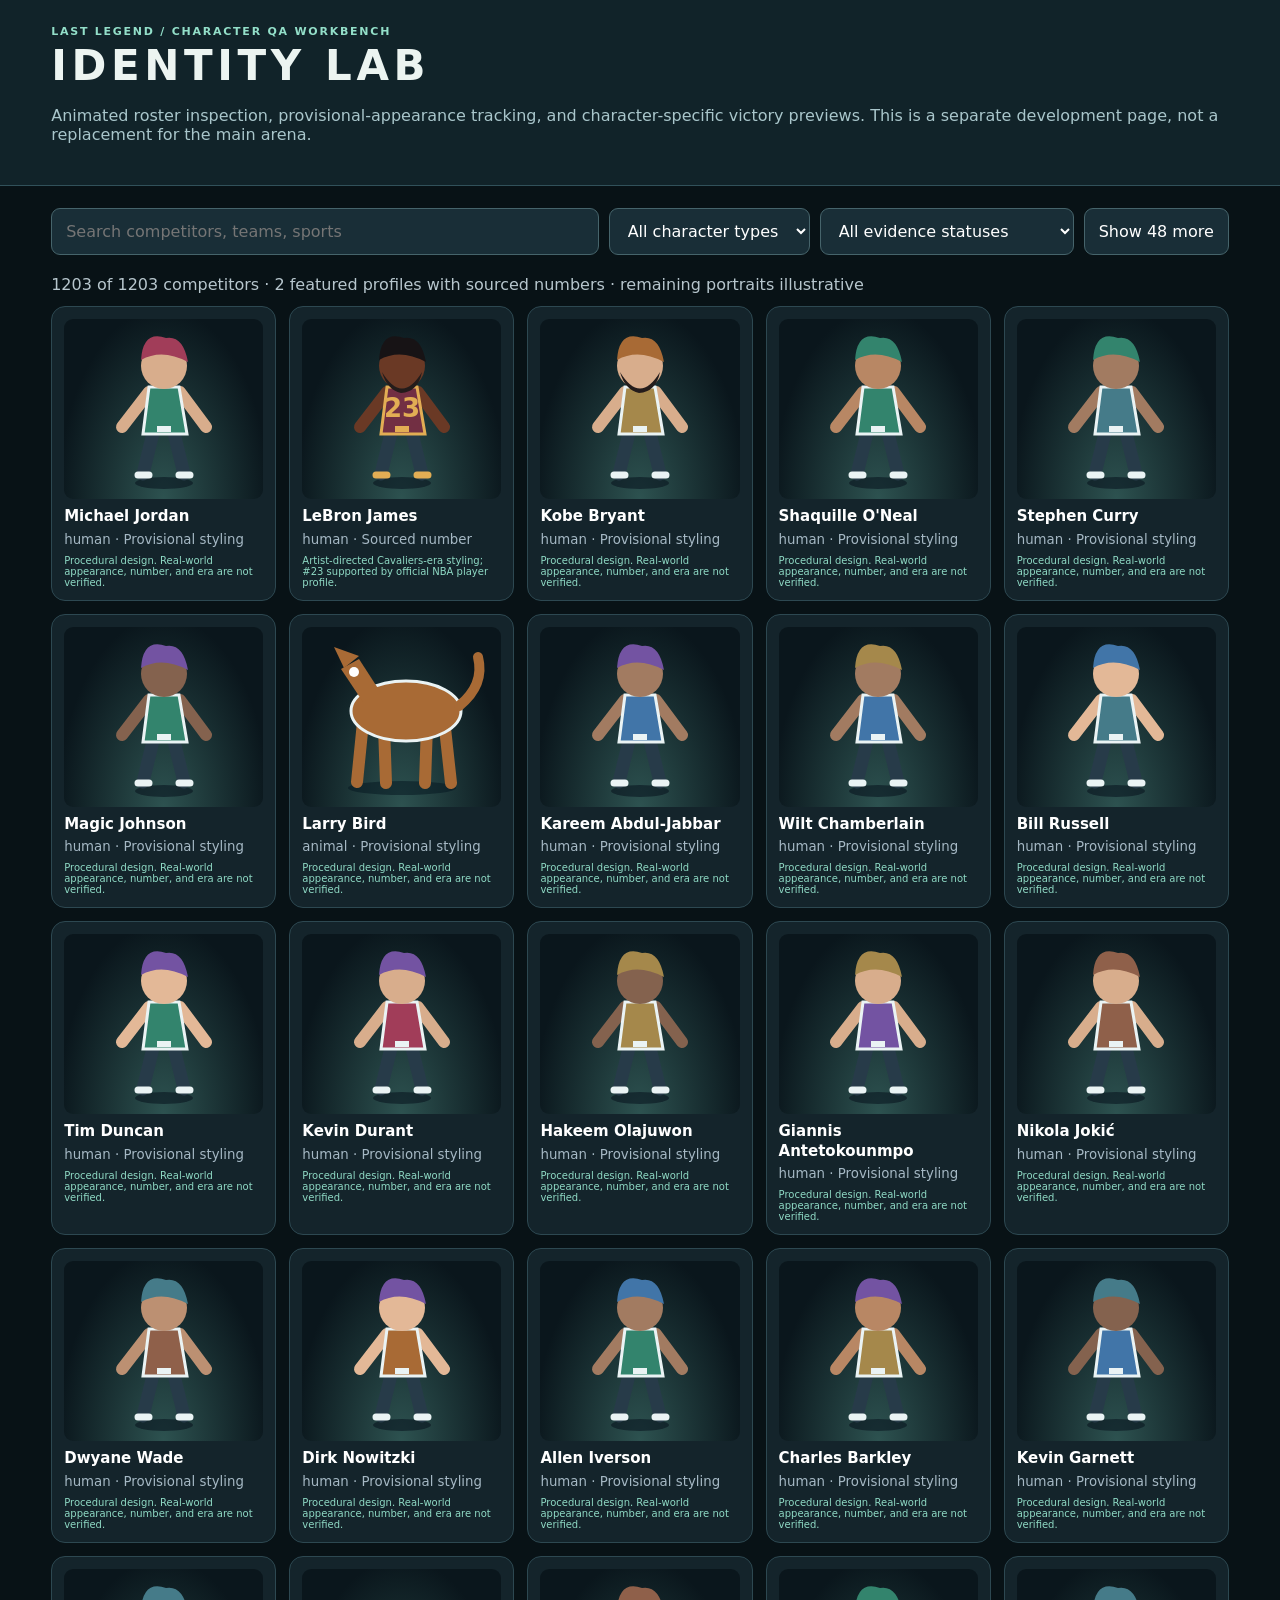
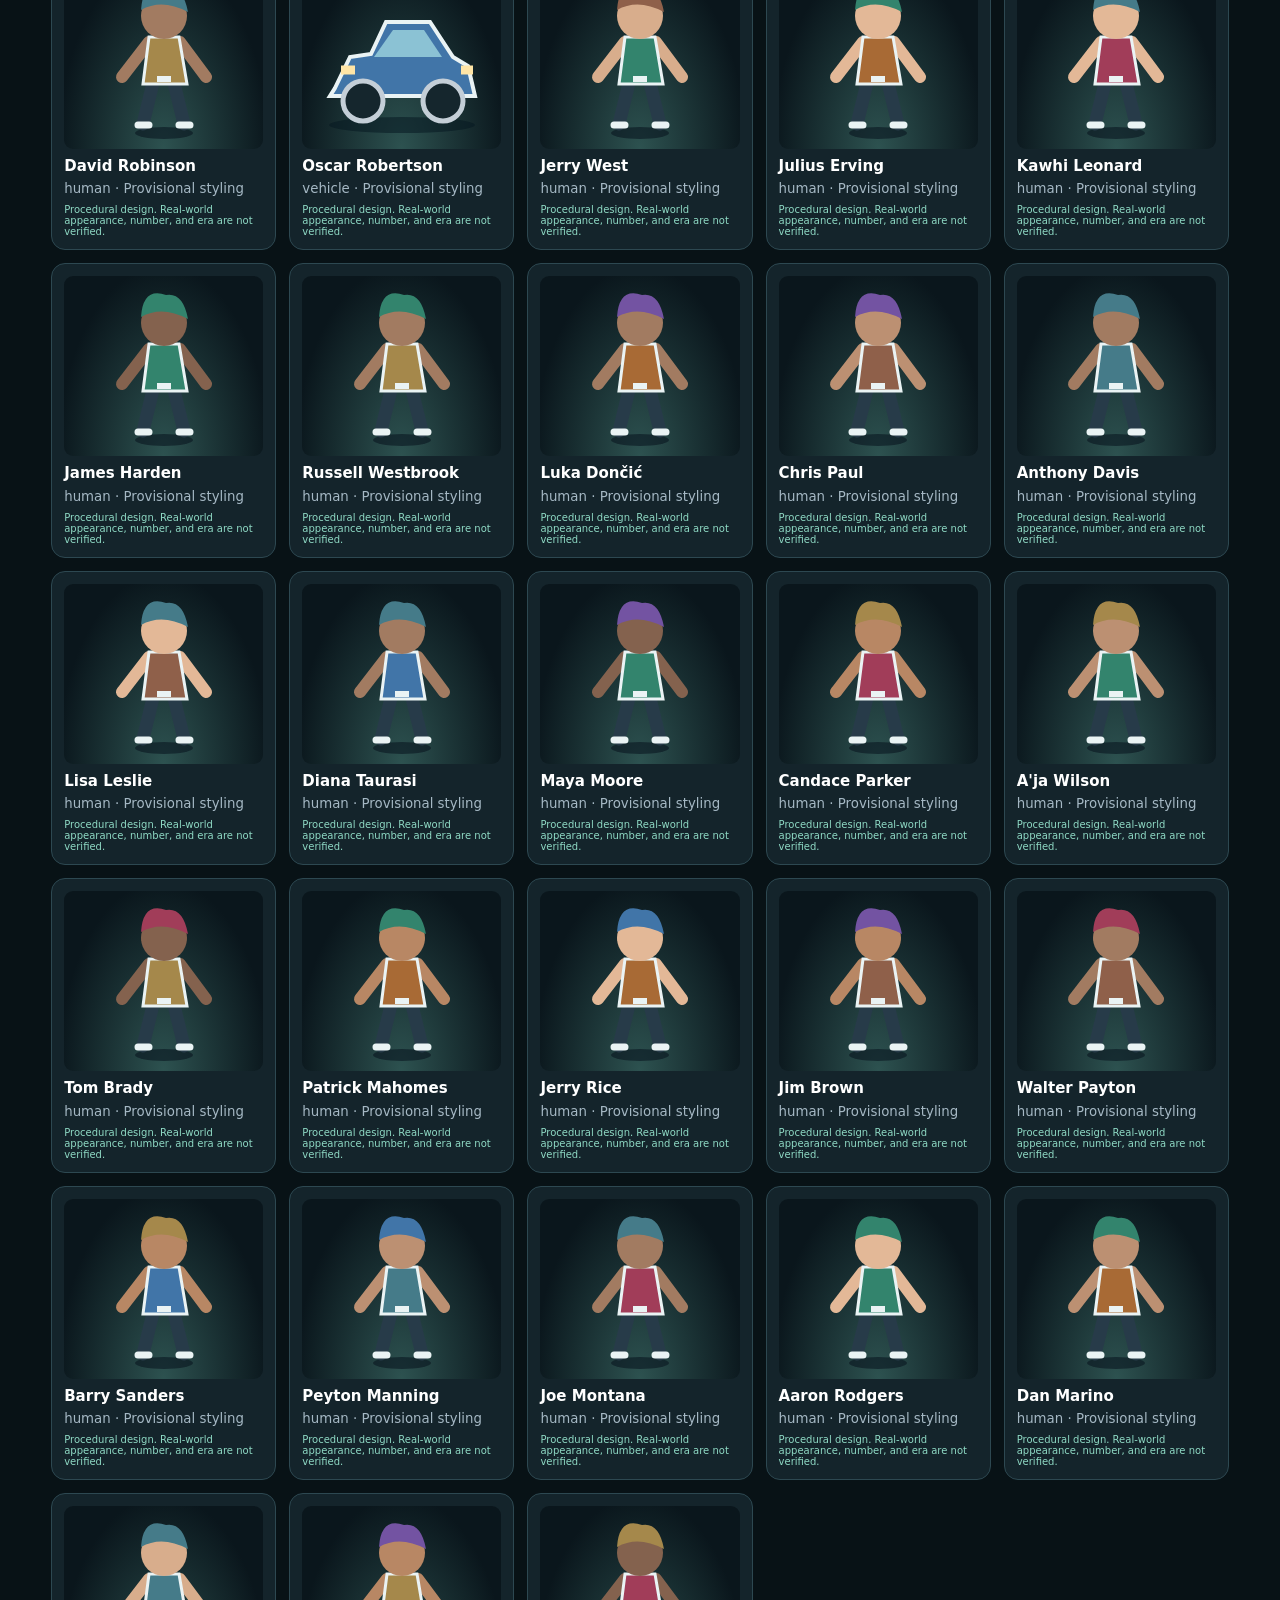
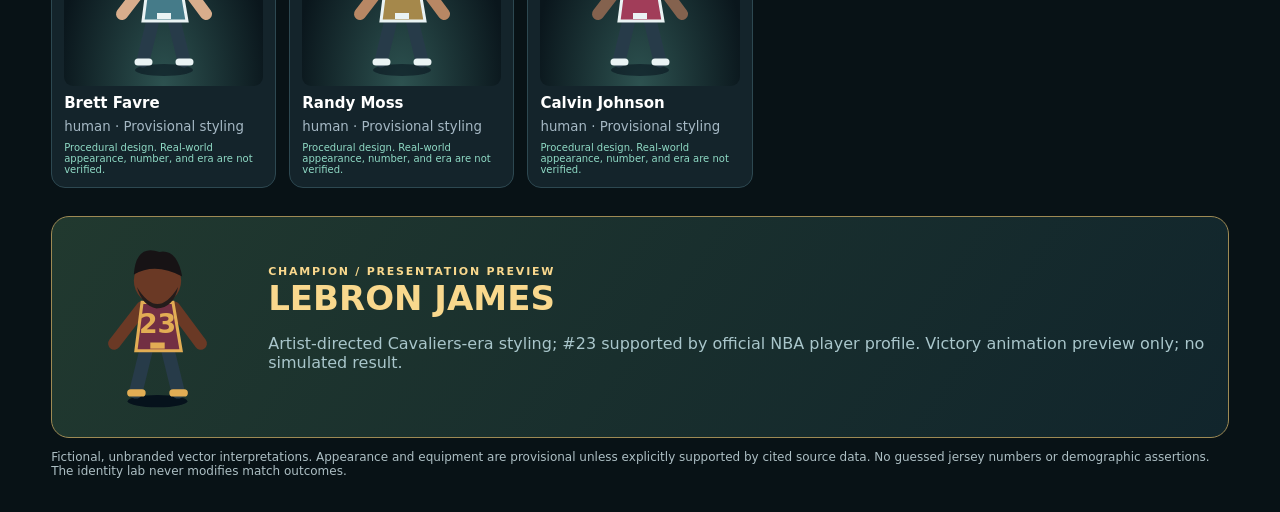
<file: identity-lab.html>
<!doctype html>
<html lang="en"><head><meta charset="utf-8"><meta name="viewport" content="width=device-width,initial-scale=1">
<title>LAST LEGEND · Character Identity Lab</title>
<style>
:root{font-family:system-ui,-apple-system,sans-serif;color:#ecf4f1;background:#081216}*{box-sizing:border-box}body{margin:0}header{padding:25px clamp(16px,4vw,55px);background:#112329;border-bottom:1px solid #31515a}h1{margin:3px 0;font-size:clamp(24px,4vw,42px);letter-spacing:.11em}p{color:#a9c6cb}.tag{font-size:11px;letter-spacing:.16em;color:#93dfc9;font-weight:800}main{padding:22px clamp(16px,4vw,55px)}.toolbar{display:flex;gap:10px;flex-wrap:wrap;margin-bottom:20px}input,select,button{background:#192e37;color:white;border:1px solid #46646b;padding:12px 14px;border-radius:9px;font:inherit}input{flex:1;min-width:180px}button{cursor:pointer}button:hover{background:#28515b}button:focus-visible,input:focus-visible,select:focus-visible{outline:3px solid #9bdfce}#status{margin:12px 0;color:#b7c6cd}.grid{display:grid;grid-template-columns:repeat(auto-fill,minmax(205px,1fr));gap:13px}.card{padding:12px;background:#14242b;border:1px solid #2d4851;border-radius:14px;min-width:0;overflow:hidden}.card h2{font-size:15px;line-height:1.3;margin:8px 0 2px}.card small{color:#a5b8c4}.stage{background:radial-gradient(ellipse at bottom,#2d5250,#0a161c 75%);border-radius:9px;height:180px;display:flex;justify-content:center;align-items:center;overflow:hidden}.stage svg{height:160px;width:170px;overflow:visible}.sprite{transform-origin:50% 83%;animation:breathe 2.6s ease-in-out infinite}.animal{animation:gallop .65s ease-in-out infinite}.vehicle{animation:drive 1.1s ease-in-out infinite}.mascot{animation:bounce 1.3s ease-in-out infinite}.aquatic{animation:swim 2s ease-in-out infinite}.sprite.hit{animation:hit .35s linear 1}.source{display:block;font-size:10px;color:#8fdac5;margin-top:7px}.stage .shadow{opacity:.55}#victory{margin-top:28px;background:linear-gradient(125deg,#21392f,#11252c);border:1px solid #9e8a54;border-radius:18px;padding:18px;display:grid;grid-template-columns:180px 1fr;align-items:center;gap:18px}#victory svg{width:175px;height:180px}#victory strong{font-size:clamp(21px,3vw,34px);color:#f9d88d}#victory .tag{color:#f9d88d}.muted{font-size:12px;color:#adbfc4}.hidden{display:none}@keyframes breathe{50%{transform:translateY(-3px) rotate(1deg)}}@keyframes bounce{50%{transform:translateY(-15px) rotate(-5deg)}}@keyframes gallop{50%{transform:translateY(-9px) translateX(5px)}}@keyframes drive{50%{transform:translateX(8px)}}@keyframes swim{50%{transform:translateY(7px) rotate(4deg)}}@keyframes hit{30%{transform:translateX(-12px)}70%{transform:translateX(12px)}}@media(prefers-reduced-motion:reduce){.sprite,.animal,.vehicle,.mascot,.aquatic{animation:none}}@media(max-width:500px){#victory{grid-template-columns:1fr}#victory svg{height:135px}}
</style></head><body>
<header><div class="tag">LAST LEGEND / CHARACTER QA WORKBENCH</div><h1>IDENTITY LAB</h1><p>Animated roster inspection, provisional-appearance tracking, and character-specific victory previews. This is a separate development page, not a replacement for the main arena.</p></header>
<main><div class="toolbar"><input id="search" aria-label="Search competitors" placeholder="Search competitors, teams, sports"><select id="kind" aria-label="Character type"><option value="">All character types</option><option value="human">Human</option><option value="mascot">Mascot</option><option value="animal">Animal</option><option value="vehicle">Vehicle</option><option value="aquatic">Aquatic</option></select><select id="verification" aria-label="Appearance evidence"><option value="">All evidence statuses</option><option value="verified">Featured verified number</option><option value="provisional">Provisional design</option></select><button id="more">Show more</button></div><div id="status" role="status"></div><div id="grid" class="grid"></div><section id="victory" aria-live="polite"><div id="championArt"></div><div><div class="tag">CHAMPION / PRESENTATION PREVIEW</div><strong id="championName">Select a competitor</strong><p id="championNote">Select any portrait to inspect its victory animation. Match statistics are not simulated on this QA page.</p></div></section><p class="muted">Fictional, unbranded vector interpretations. Appearance and equipment are provisional unless explicitly supported by cited source data. No guessed jersey numbers or demographic assertions. The identity lab never modifies match outcomes.</p></main>
<script>
'use strict';
const root=document;const $=id=>root.getElementById(id);
const safe=s=>String(s??'').replace(/[&<>"']/g,c=>({'&':'&amp;','<':'&lt;','>':'&gt;','"':'&quot;',"'":'&#39;'}[c]));
const FEATURED={
 'lebron-james':{name:'LeBron James',skin:'#6a3925',hair:'#171315',beard:true,kit:'#722f43',trim:'#e2ad54',number:'23',kind:'human',note:'Artist-directed Cavaliers-era styling; #23 supported by official NBA player profile.',source:'https://www.nba.com/lakers/team/player-pages/lebron-james-2544'},
 'trey-mcbride':{name:'Trey McBride',skin:'#ecc7a8',hair:'#543d2c',beard:false,kit:'#a71930',trim:'#ffffff',number:'85',helmet:true,faceguard:true,kind:'human',note:'Cardinals #85 supported by official team roster; face details are illustrative.',source:'https://www.azcardinals.com/team/players-roster/'}
};
const palette=['#457b89','#a86a35','#7353a2','#33846d','#a13d59','#a5884b','#4175a8','#8f604a'];
const tones=['#b88764','#d8ad8c','#84624e','#e3b897','#a27b61','#bc9072'];
function hash(s){let h=2166136261;for(let i=0;i<s.length;i++)h=Math.imul(h^s.charCodeAt(i),16777619);return h>>>0}
function kindOf(a){const explicit=String(a.render_type||a.character_type||a.type||'').toLowerCase(),text=[a.category,a.sport,a.name,a.display_name,a.team,a.species].join(' ').toLowerCase();
 if(/vehicle|car|truck|tank|motorcycle|racecar/.test(explicit+' '+text))return 'vehicle';
 if(/aquatic|fish|shark|whale|dolphin|octopus/.test(explicit+' '+text))return 'aquatic';
 if(/mascot/.test(explicit+' '+text))return 'mascot';
 if(/animal|horse|bear|wolf|lion|tiger|dog|cat|bird|eagle/.test(explicit+' '+text))return 'animal';
 return 'human'}
function profile(a){const id=String(a.id||a.slug||a.name||a.display_name),f=FEATURED[id];if(f)return {...f,id,verified:true};const n=hash(id),name=a.display_name||a.name||id;
 return {id,name,kind:kindOf(a),skin:tones[n%tones.length],hair:palette[(n>>>8)%palette.length],beard:(n%7===0),kit:palette[(n>>>12)%palette.length],trim:'#eaf3f4',number:'',verified:false,note:'Procedural design. Real-world appearance, number, and era are not verified.'};}
function human(p){return `<ellipse class="shadow" cx="85" cy="154" rx="29" ry="6" fill="#06121c"/><g class="sprite"><path d="M75 100L64 145 M94 100L105 145" stroke="#273b49" stroke-width="13" stroke-linecap="round"/><path d="M70 63L43 98 M101 63L127 98" stroke="${p.skin}" stroke-width="12" stroke-linecap="round"/><path d="M70 58L100 58L108 105L64 105Z" fill="${p.kit}" stroke="${p.trim}" stroke-width="3"/><path d="M78 100L92 100" stroke="${p.trim}" stroke-width="6"/><circle cx="85" cy="37" r="23" fill="${p.skin}"/><path d="M62 31Q64 1 87 9Q104 6 109 33Q83 19 62 31" fill="${p.hair}"/>${p.beard?'<path d="M65 43Q85 76 105 43Q101 63 84 64Q70 61 65 43" fill="#241c1b"/>':''}${p.helmet?`<path d="M61 37Q55 3 85 3Q115 1 112 38L105 39L101 21Q82 11 70 23L68 41Z" fill="${p.kit}" stroke="${p.trim}" stroke-width="4"/>`:''}${p.faceguard?'<path d="M106 33L117 36L114 57L88 61L64 51 M67 46L117 45 M84 37L85 61" stroke="#d8e2ed" stroke-width="3" fill="none"/>':''}${p.number?`<text x="85" y="88" text-anchor="middle" font-size="26" font-weight="900" fill="${p.trim}">${safe(p.number)}</text>`:''}<path d="M59 146L70 146M100 146L111 146" stroke="${p.trim}" stroke-width="7" stroke-linecap="round"/></g>`}
function mascot(p){return `<ellipse class="shadow" cx="85" cy="154" rx="36" ry="6" fill="#071921"/><g class="sprite mascot"><path d="M62 73L46 127L65 129M106 73L123 127L104 129" fill="${p.kit}" stroke="${p.trim}" stroke-width="5"/><ellipse cx="85" cy="94" rx="35" ry="47" fill="${p.kit}" stroke="${p.trim}" stroke-width="4"/><circle cx="85" cy="46" r="38" fill="${p.kit}" stroke="${p.trim}" stroke-width="5"/><path d="M51 18L42 0L69 12M101 13L128 0L119 28" fill="${p.kit}" stroke="${p.trim}" stroke-width="4"/><circle cx="70" cy="42" r="6" fill="white"/><circle cx="101" cy="42" r="6" fill="white"/><ellipse cx="85" cy="64" rx="18" ry="12" fill="${p.trim}"/><circle cx="85" cy="60" r="6" fill="#1b2930"/><path d="M55 85L27 67M116 85L143 63" stroke="${p.kit}" stroke-width="16" stroke-linecap="round"/></g>`}
function animal(p){return `<ellipse class="shadow" cx="85" cy="151" rx="54" ry="7" fill="#071921"/><g class="sprite animal"><path d="M46 85L40 145M67 90L69 146M110 88L108 146M127 82L134 146" stroke="${p.kit}" stroke-width="12" stroke-linecap="round"/><ellipse cx="89" cy="74" rx="55" ry="30" fill="${p.kit}" stroke="${p.trim}" stroke-width="3"/><path d="M46 65L24 32L42 22L64 56" fill="${p.kit}"/><path d="M27 31L17 10L42 19" fill="${p.kit}"/><circle cx="37" cy="35" r="5" fill="white"/><path d="M142 69Q168 48 161 20" stroke="${p.kit}" stroke-width="10" stroke-linecap="round" fill="none"/></g>`}
function vehicle(p){return `<ellipse class="shadow" cx="85" cy="146" rx="73" ry="8" fill="#071921"/><g class="sprite vehicle"><path d="M18 109L33 78L54 75L69 43L113 43L136 78L151 87L158 117L13 117Z" fill="${p.kit}" stroke="${p.trim}" stroke-width="4"/><path d="M76 51L107 51L125 78L57 78Z" fill="#8bc2d4"/><circle cx="46" cy="122" r="20" fill="#15262d" stroke="#c4ced7" stroke-width="5"/><circle cx="126" cy="122" r="20" fill="#15262d" stroke="#c4ced7" stroke-width="5"/><path d="M24 91L38 91M144 91L156 91" stroke="#ffe5a6" stroke-width="9"/></g>`}
function aquatic(p){return `<ellipse class="shadow" cx="85" cy="147" rx="61" ry="6" fill="#071921"/><g class="sprite aquatic"><path d="M42 80L9 45L10 116Z" fill="${p.kit}" stroke="${p.trim}" stroke-width="4"/><ellipse cx="89" cy="81" rx="57" ry="35" fill="${p.kit}" stroke="${p.trim}" stroke-width="4"/><path d="M80 50L99 12L116 54M80 110L107 143L112 108" fill="${p.kit}" stroke="${p.trim}" stroke-width="4"/><circle cx="131" cy="70" r="6" fill="white"/><circle cx="133" cy="70" r="3" fill="#071921"/><path d="M148 91Q134 102 122 91" stroke="#e4f3f7" stroke-width="3" fill="none"/></g>`}
function svg(p){const body=({human,mascot,animal,vehicle,aquatic})[p.kind]||human;return `<svg viewBox="0 0 170 160" role="img" aria-label="${safe(p.name)} animated ${safe(p.kind)} illustration">${body(p)}</svg>`}
let rows=[],filtered=[],limit=48;
function refresh(){let q=$('search').value.trim().toLowerCase(),k=$('kind').value,v=$('verification').value;
filtered=rows.filter(p=>(!q||p.name.toLowerCase().includes(q)||p.id.includes(q))&&(!k||p.kind===k)&&(!v||(v==='verified'===p.verified)));
$('status').textContent=`${filtered.length} of ${rows.length} competitors · ${rows.filter(p=>p.verified).length} featured profiles with sourced numbers · remaining portraits illustrative`;
$('grid').innerHTML=filtered.slice(0,limit).map(p=>`<article class="card"><button data-id="${safe(p.id)}" aria-label="Preview ${safe(p.name)} victory" style="display:block;width:100%;border:0;padding:0;background:transparent;text-align:left"><div class="stage">${svg(p)}</div><h2>${safe(p.name)}</h2><small>${safe(p.kind)} · ${p.verified?'Sourced number':'Provisional styling'}</small></button><span class="source">${safe(p.note)}</span></article>`).join('');
$('more').disabled=limit>=filtered.length;$('more').textContent=limit>=filtered.length?'All visible':'Show 48 more';
}
function choose(p){$('championArt').innerHTML=svg(p);$('championName').textContent=p.name.toUpperCase();$('championNote').textContent=p.note+' Victory animation preview only; no simulated result.';$('victory').scrollIntoView({behavior:'smooth',block:'nearest'});}
function normalize(raw){const candidates=Array.isArray(raw)?raw:(raw.athletes||raw.roster||raw.competitors||raw.entries||raw.players||[]);return Array.isArray(candidates)?candidates:typeof candidates==='object'?Object.values(candidates):[]}
$('grid').addEventListener('click',e=>{const b=e.target.closest('[data-id]');if(b){let p=rows.find(x=>x.id===b.dataset.id);if(p)choose(p)}});
for(const id of ['search','kind','verification'])$(id).addEventListener(id==='search'?'input':'change',()=>{limit=48;refresh()});
$('more').onclick=()=>{limit+=48;refresh()};
(async()=>{try{const response=await fetch('./data/roster_v4.json');if(!response.ok)throw Error('HTTP '+response.status);const raw=await response.json();const data=normalize(raw);rows=data.map(profile);for(const [id,f] of Object.entries(FEATURED))if(!rows.some(p=>p.id===id))rows.unshift({...f,id,verified:true});if(!rows.length)throw Error('No roster entries found');refresh();choose(rows.find(p=>p.id==='lebron-james')||rows[0]);}
catch(e){rows=Object.keys(FEATURED).map(id=>({...FEATURED[id],id,verified:true}));refresh();$('status').textContent='Could not load full roster: '+e.message+'. Showing featured offline previews only.';choose(rows[0]);}})();
</script></body></html>
</file>
